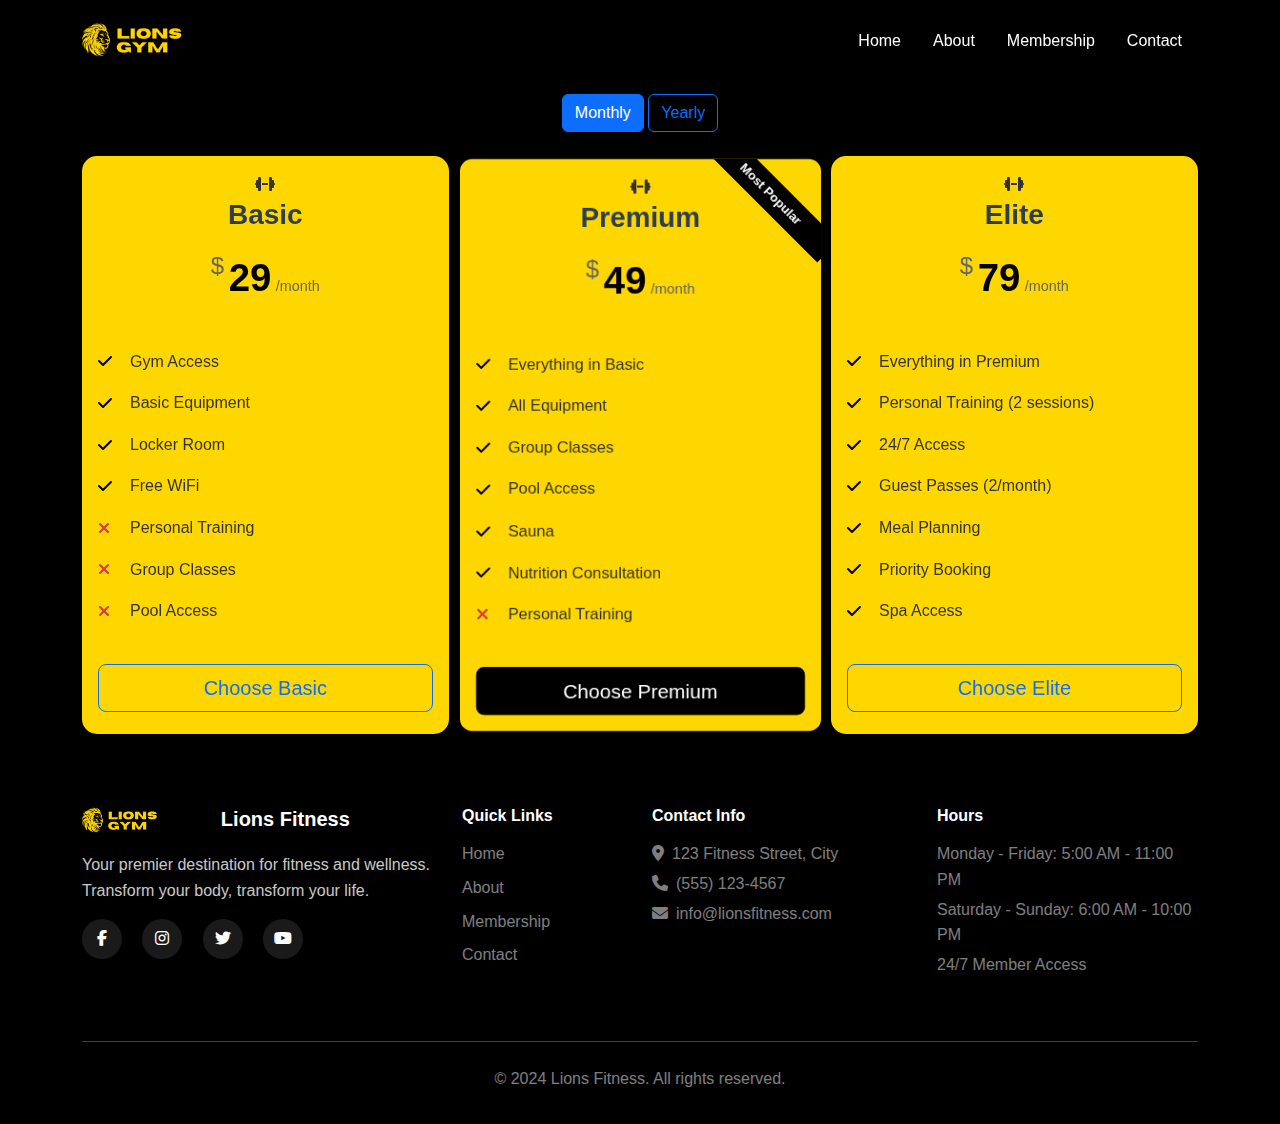
<file: membership.html>
<!DOCTYPE html>
<html lang="en">
<head>
    <meta charset="UTF-8">
    <meta name="viewport" content="width=device-width, initial-scale=1.0">
    <title>Membership Plans - Lions Fitness</title>
    
    <!-- Bootstrap CSS -->
    <link href="https://cdn.jsdelivr.net/npm/bootstrap@5.3.0/dist/css/bootstrap.min.css" rel="stylesheet">
    <!-- Font Awesome -->
    <link rel="stylesheet" href="https://cdnjs.cloudflare.com/ajax/libs/font-awesome/6.4.0/css/all.min.css">
    <!-- Custom CSS -->
    <link rel="stylesheet" href="css/style.css">
</head>
<body>
    <!-- Navigation -->
    <nav class="navbar navbar-expand-lg navbar-dark bg-dark fixed-top">
        <div class="container">
            <a class="navbar-brand" href="index.html">
                <img src="media/images/logo.png" alt="Lions Fitness" height="40">
            </a>
            <button class="navbar-toggler" type="button" data-bs-toggle="collapse" data-bs-target="#navbarNav">
                <span class="navbar-toggler-icon"></span>
            </button>
            <div class="collapse navbar-collapse" id="navbarNav">
                <ul class="navbar-nav ms-auto">
                    <li class="nav-item">
                        <a class="nav-link" href="index.html">Home</a>
                    </li>
                    <li class="nav-item">
                        <a class="nav-link" href="about.html">About</a>
                    </li>
                    <li class="nav-item">
                        <a class="nav-link active" href="membership.html">Membership</a>
                    </li>
                    <li class="nav-item">
                        <a class="nav-link" href="index.html#contact">Contact</a>
                    </li>
                </ul>
            </div>
        </div>
    </nav>

    <!-- Pricing Plans Section -->
    <section class="pricing-section py-4">
        <div class="container">
            <div class="row text-center mb-4">
                <div class="col-12">
                    <h1 class="page-title">Membership Plans</h1>
                </div>
            </div>
            
            <!-- Pricing Toggle -->
            <div class="row justify-content-center mb-4">
                <div class="col-auto">
                    <div class="pricing-toggle">
                        <button class="btn btn-outline-primary active" data-plan="monthly">Monthly</button>
                        <button class="btn btn-outline-primary" data-plan="yearly">Yearly</button>
                    </div>
                </div>
            </div>

            <div class="row g-2">
                <!-- Basic Plan -->
                <div class="col-lg-4 col-md-6 mb-3">
                    <div class="pricing-card">
                        <div class="pricing-header">
                            <div class="plan-icon"><i class="fas fa-dumbbell"></i></div>
                            <div class="icon-divider"></div>
                            <h3>Basic</h3>
                            <div class="price">
                                <span class="currency">$</span>
                                <span class="amount monthly-price">29</span>
                                <span class="amount yearly-price" style="display: none;">25</span>
                                <span class="period">/month</span>
                            </div>
                            <p class="yearly-savings" style="display: none;">Save $48/year</p>
                        </div>
                        <div class="pricing-features">
                            <ul>
                                <li><i class="fas fa-check"></i> Gym Access</li>
                                <li><i class="fas fa-check"></i> Basic Equipment</li>
                                <li><i class="fas fa-check"></i> Locker Room</li>
                                <li><i class="fas fa-check"></i> Free WiFi</li>
                                <li><i class="fas fa-times"></i> Personal Training</li>
                                <li><i class="fas fa-times"></i> Group Classes</li>
                                <li><i class="fas fa-times"></i> Pool Access</li>
                            </ul>
                        </div>
                        <div class="pricing-footer">
                            <button class="btn btn-outline-primary btn-lg w-100" data-bs-toggle="modal" data-bs-target="#signupModal" data-plan="basic">Choose Basic</button>
                        </div>
                    </div>
                </div>

                <!-- Premium Plan -->
                <div class="col-lg-4 col-md-6 mb-3">
                    <div class="pricing-card featured">
                        <div class="popular-badge">Most Popular</div>
                        <div class="pricing-header">
                            <div class="plan-icon"><i class="fas fa-dumbbell"></i></div>
                            <div class="icon-divider"></div>
                            <h3>Premium</h3>
                            <div class="price">
                                <span class="currency">$</span>
                                <span class="amount monthly-price">49</span>
                                <span class="amount yearly-price" style="display: none;">42</span>
                                <span class="period">/month</span>
                            </div>
                            <p class="yearly-savings" style="display: none;">Save $84/year</p>
                        </div>
                        <div class="pricing-features">
                            <ul>
                                <li><i class="fas fa-check"></i> Everything in Basic</li>
                                <li><i class="fas fa-check"></i> All Equipment</li>
                                <li><i class="fas fa-check"></i> Group Classes</li>
                                <li><i class="fas fa-check"></i> Pool Access</li>
                                <li><i class="fas fa-check"></i> Sauna</li>
                                <li><i class="fas fa-check"></i> Nutrition Consultation</li>
                                <li><i class="fas fa-times"></i> Personal Training</li>
                            </ul>
                        </div>
                        <div class="pricing-footer">
                            <button class="btn btn-primary btn-lg w-100" data-bs-toggle="modal" data-bs-target="#signupModal" data-plan="premium">Choose Premium</button>
                        </div>
                    </div>
                </div>

                <!-- Elite Plan -->
                <div class="col-lg-4 col-md-6 mb-3">
                    <div class="pricing-card">
                        <div class="pricing-header">
                            <div class="plan-icon"><i class="fas fa-dumbbell"></i></div>
                            <div class="icon-divider"></div>
                            <h3>Elite</h3>
                            <div class="price">
                                <span class="currency">$</span>
                                <span class="amount monthly-price">79</span>
                                <span class="amount yearly-price" style="display: none;">69</span>
                                <span class="period">/month</span>
                            </div>
                            <p class="yearly-savings" style="display: none;">Save $120/year</p>
                        </div>
                        <div class="pricing-features">
                            <ul>
                                <li><i class="fas fa-check"></i> Everything in Premium</li>
                                <li><i class="fas fa-check"></i> Personal Training (2 sessions)</li>
                                <li><i class="fas fa-check"></i> 24/7 Access</li>
                                <li><i class="fas fa-check"></i> Guest Passes (2/month)</li>
                                <li><i class="fas fa-check"></i> Meal Planning</li>
                                <li><i class="fas fa-check"></i> Priority Booking</li>
                                <li><i class="fas fa-check"></i> Spa Access</li>
                            </ul>
                        </div>
                        <div class="pricing-footer">
                            <button class="btn btn-outline-primary btn-lg w-100" data-bs-toggle="modal" data-bs-target="#signupModal" data-plan="elite">Choose Elite</button>
                        </div>
                    </div>
                </div>
            </div>
        </div>
    </section>
    

    <!-- Sign Up Modal -->
    <div class="modal fade" id="signupModal" tabindex="-1">
        <div class="modal-dialog modal-xl">
            <div class="modal-content">
                <div class="modal-header border-0">
                    <div class="d-flex align-items-center w-100">
                        <div class="me-3 d-flex align-items-center">
                            <img src="media/images/logo.png" alt="Lions Gym" height="32" class="me-2">
                            <strong>LIONS GYM</strong>
                        </div>
                        <h5 class="modal-title ms-auto fw-bold">YOUR <span style="color:#FFD700">INFORMATION</span></h5>
                    </div>
                    <button type="button" class="btn-close" data-bs-dismiss="modal" aria-label="Close"></button>
                </div>
                <div class="modal-body pt-0">
                    <form id="signupForm">
                        <div class="row">
                            <div class="col-md-6 mb-3">
                                <label for="firstName" class="form-label">First Name</label>
                                <input type="text" class="form-control" id="firstName" required>
                            </div>
                            <div class="col-md-6 mb-3">
                                <label for="lastName" class="form-label">Last Name</label>
                                <input type="text" class="form-control" id="lastName" required>
                            </div>

                            <div class="col-md-6 mb-3">
                                <label for="gender" class="form-label">Gender</label>
                                <input type="text" class="form-control" id="gender" placeholder="Male / Female / Other">
                            </div>
                            <div class="col-md-6 mb-3">
                                <label for="dob" class="form-label">Date Of Birth</label>
                                <input type="date" class="form-control" id="dob">
                            </div>

                            <div class="col-md-6 mb-3">
                                <label for="contactNumber" class="form-label">Contact Number</label>
                                <input type="tel" class="form-control" id="contactNumber" required>
                            </div>
                            <div class="col-md-6 mb-3">
                                <label for="email" class="form-label">Email ID</label>
                                <input type="email" class="form-control" id="email" required>
                            </div>

                            <div class="col-md-6 mb-3">
                                <label for="address" class="form-label">Address</label>
                                <input type="text" class="form-control" id="address">
                            </div>
                            <div class="col-md-6 mb-3">
                                <label for="suburb" class="form-label">Suburb</label>
                                <input type="text" class="form-control" id="suburb">
                            </div>

                            <div class="col-md-6 mb-3">
                                <label for="city" class="form-label">City</label>
                                <input type="text" class="form-control" id="city">
                            </div>
                            <div class="col-md-6 mb-3">
                                <label for="pincode" class="form-label">Pincode</label>
                                <input type="text" class="form-control" id="pincode" inputmode="numeric" pattern="\\d*">
                            </div>

                            <div class="col-md-6 mb-3">
                                <label for="plan" class="form-label">Select Your Plan</label>
                                <select class="form-select" id="plan" required>
                                    <option value="" selected disabled>Select a plan</option>
                                    <option value="basic">Basic</option>
                                    <option value="premium">Premium</option>
                                    <option value="elite">Elite</option>
                                </select>
                            </div>
                            <div class="col-md-6"></div>

                            <div class="col-md-6 mb-3">
                                <label for="startDate" class="form-label">Start Date</label>
                                <input type="date" class="form-control" id="startDate">
                            </div>
                            <div class="col-md-6 mb-4">
                                <label for="firstPaymentDate" class="form-label">First Payment Date</label>
                                <input type="date" class="form-control" id="firstPaymentDate">
                            </div>
                        </div>

                        <div class="d-flex justify-content-center">
                            <button type="submit" class="btn btn-warning px-5 fw-bold">PAY NOW</button>
                        </div>
                    </form>
                </div>
            </div>
        </div>
    </div>

    <!-- Footer -->
    <footer class="footer bg-dark text-white py-5">
        <div class="container">
            <div class="row">
                <div class="col-lg-4 mb-4">
                    <h5><img src="media/images/logo.png" alt="Lions Fitness" height="30" class="me-2">Lions Fitness</h5>
                    <p>Your premier destination for fitness and wellness. Transform your body, transform your life.</p>
                    <div class="social-links">
                        <a href="#" class="text-white me-3"><i class="fab fa-facebook-f"></i></a>
                        <a href="#" class="text-white me-3"><i class="fab fa-instagram"></i></a>
                        <a href="#" class="text-white me-3"><i class="fab fa-twitter"></i></a>
                        <a href="#" class="text-white"><i class="fab fa-youtube"></i></a>
                    </div>
                </div>
                <div class="col-lg-2 col-md-6 mb-4">
                    <h6>Quick Links</h6>
                    <ul class="list-unstyled">
                        <li><a href="index.html" class="text-white-50">Home</a></li>
                        <li><a href="about.html" class="text-white-50">About</a></li>
                        <li><a href="membership.html" class="text-white-50">Membership</a></li>
                        <li><a href="index.html#contact" class="text-white-50">Contact</a></li>
                    </ul>
                </div>
                <div class="col-lg-3 col-md-6 mb-4">
                    <h6>Contact Info</h6>
                    <p class="text-white-50 mb-1"><i class="fas fa-map-marker-alt me-2"></i>123 Fitness Street, City</p>
                    <p class="text-white-50 mb-1"><i class="fas fa-phone me-2"></i>(555) 123-4567</p>
                    <p class="text-white-50"><i class="fas fa-envelope me-2"></i>info@lionsfitness.com</p>
                </div>
                <div class="col-lg-3 mb-4">
                    <h6>Hours</h6>
                    <p class="text-white-50 mb-1">Monday - Friday: 5:00 AM - 11:00 PM</p>
                    <p class="text-white-50 mb-1">Saturday - Sunday: 6:00 AM - 10:00 PM</p>
                    <p class="text-white-50">24/7 Member Access</p>
                </div>
            </div>
            <hr class="my-4">
            <div class="row">
                <div class="col-12 text-center">
                    <p class="text-white-50 mb-0">&copy; 2024 Lions Fitness. All rights reserved.</p>
                </div>
            </div>
        </div>
    </footer>

    <!-- Bootstrap JS -->
    <script src="https://cdn.jsdelivr.net/npm/bootstrap@5.3.0/dist/js/bootstrap.bundle.min.js"></script>
    <!-- Custom JS -->
    <script src="js/script.js"></script>
    <script>
      // Prefill plan selection based on the button clicked
      const signupModal = document.getElementById('signupModal');
      if (signupModal) {
        signupModal.addEventListener('show.bs.modal', function (event) {
          const button = event.relatedTarget;
          if (!button) return;
          const plan = (button.getAttribute('data-plan') || '').toLowerCase();
          const planSelect = document.getElementById('plan');
          if (planSelect && ['basic','premium','elite'].includes(plan)) {
            planSelect.value = plan;
          }
        });

        // Simple submit handler placeholder
        const form = document.getElementById('signupForm');
        if (form) {
          form.addEventListener('submit', function(e) {
            e.preventDefault();
            // Placeholder: integrate payment/submit later
            const modal = bootstrap.Modal.getInstance(signupModal) || new bootstrap.Modal(signupModal);
            modal.hide();
            alert('Thank you! We\'ve recorded your details. Payment integration coming soon.');
          });
        }
      }
    </script>
</body>
</html>
</file>
<file: css/style.css>
/* Lions Fitness - Custom Styles */

/* Root Variables */
:root {
    --primary-color: #000000;
    --secondary-color: #2c3e50;
    --accent-color: #333333;
    --dark-color: #1a1a1a;
    --light-color: #f8f9fa;
    --text-dark: #333;
    --text-light: #666;
    --border-color: #e9ecef;
    --shadow: 0 4px 6px rgba(0, 0, 0, 0.1);
    --shadow-lg: 0 10px 25px rgba(0, 0, 0, 0.15);
    --transition: all 0.3s ease;
}

/* Global Styles */
* {
    margin: 0;
    padding: 0;
    box-sizing: border-box;
}

body {
    font-family: 'Segoe UI', Tahoma, Geneva, Verdana, sans-serif;
    line-height: 1.6;
    color: var(--text-dark);
    overflow-x: hidden;
    scroll-behavior: smooth;
    background: #000000;
}

/* Improve scrolling performance */
html {
    scroll-behavior: smooth;
    -webkit-overflow-scrolling: touch;
    background: #000000;
}

/* Optimize animations for better performance */
* {
    will-change: auto;
}

.hero-section,
.feature-card,
.testimonial-card,
.value-card,
.team-card,
.pricing-card {
    will-change: transform, opacity;
}

/* Smooth Scrolling - Already defined above */

/* Typography */
h1, h2, h3, h4, h5, h6 {
    font-weight: 700;
    margin-bottom: 1rem;
}

.section-title {
    font-size: 2.5rem;
    color: var(--secondary-color);
    margin-bottom: 1rem;
    position: relative;
}

.section-title::after {
    content: none;
}

.section-subtitle {
    font-size: 1.1rem;
    color: var(--text-light);
    margin-bottom: 2rem;
}

/* Navigation */
.navbar {
    padding: 1rem 0;
    transition: var(--transition);
    box-shadow: var(--shadow);
    background: #000000 !important;
}

.navbar-brand {
    font-size: 1.5rem;
    font-weight: 700;
    color: white !important;
    display: flex;
    align-items: center;
}

.navbar-brand img {
    transition: var(--transition);
}

.navbar-brand:hover img {
    transform: scale(1.05);
}

.navbar-nav .nav-link {
    font-weight: 500;
    margin: 0 0.5rem;
    transition: var(--transition);
    position: relative;
    color: white !important;
}

.navbar-nav .nav-link:hover {
    color: #cccccc !important;
    opacity: 1;
}

.navbar-nav .nav-link.active {
    color: white !important;
    opacity: 1;
}

.navbar-nav .nav-link::after {
    content: '';
    position: absolute;
    bottom: -5px;
    left: 50%;
    transform: translateX(-50%);
    width: 0;
    height: 2px;
    background: var(--primary-color);
    transition: var(--transition);
}

.navbar-nav .nav-link:hover::after,
.navbar-nav .nav-link.active::after {
    width: 100%;
}

/* Navbar scrolled state */
.navbar.scrolled {
    background: rgba(0, 0, 0, 0.95) !important;
    backdrop-filter: blur(10px);
    transition: all 0.3s ease;
}

/* Hero Section */
.hero-section {
    position: relative;
    height: 100vh;
    overflow: hidden;
    background: linear-gradient(rgba(0, 0, 0, 0.8), rgba(0, 0, 0, 0.6)), url('../media/images/background.png');
    background-size: cover;
    background-position: center;
    background-attachment: fixed;
}

.hero-overlay {
    position: absolute;
    top: 0;
    left: 0;
    width: 100%;
    height: 100%;
    z-index: 1;
}

.hero-title {
    font-size: 4rem;
    font-weight: 800;
    color: white;
    margin-bottom: 0.5rem;
    text-shadow: 2px 2px 4px rgba(0, 0, 0, 0.5);
}

.hero-subtitle {
    font-size: 2.5rem;
    font-weight: 600;
    color: var(--primary-color);
    margin-bottom: 1.5rem;
    text-shadow: 2px 2px 4px rgba(0, 0, 0, 0.5);
}

.hero-description {
    font-size: 1.2rem;
    color: #ffffff;
    margin-top: 3rem;
    margin-bottom: 2rem;
    text-shadow: 1px 1px 2px rgba(0, 0, 0, 0.5);
    font-weight: bold;
}

.hero-buttons .btn {
    margin: 0.5rem;
    padding: 0.75rem 2rem;
    font-weight: 600;
    border-radius: 50px;
    transition: var(--transition);
    background: #FFD700 !important;
    border-color: #FFD700 !important;
    color: #000000 !important;
}

.hero-buttons .btn:hover {
    background: #FFA500 !important;
    border-color: #FFA500 !important;
    color: #000000 !important;
    transform: translateY(-2px);
    box-shadow: var(--shadow-lg);
}

.btn-primary {
    background: var(--primary-color);
    border-color: var(--primary-color);
}

.btn-primary:hover {
    background: #333333;
    border-color: #333333;
    transform: translateY(-2px);
    box-shadow: var(--shadow-lg);
}

.btn-outline-light:hover {
    background: white;
    color: var(--primary-color);
    transform: translateY(-2px);
    box-shadow: var(--shadow-lg);
}

/* Page Header */
.page-header {
    background: linear-gradient(rgba(0, 0, 0, 0.8), rgba(0, 0, 0, 0.6)), url('../media/images/background.png');
    background-size: cover;
    background-position: center;
    background-attachment: fixed;
    padding: 120px 0 80px;
    text-align: center;
    color: white;
    min-height: 100vh;
    display: flex;
    align-items: center;
}

.page-title {
    font-size: 3rem;
    font-weight: 700;
    margin-bottom: 1rem;
}

.page-subtitle {
    font-size: 1.2rem;
    opacity: 0.9;
}

/* Animations */
@keyframes fadeIn {
    from {
        opacity: 0;
        transform: translateY(30px);
    }
    to {
        opacity: 1;
        transform: translateY(0);
    }
}

@keyframes slideUp {
    from {
        opacity: 0;
        transform: translateY(50px);
    }
    to {
        opacity: 1;
        transform: translateY(0);
    }
}

@keyframes slideInLeft {
    from {
        opacity: 0;
        transform: translateX(-50px);
    }
    to {
        opacity: 1;
        transform: translateX(0);
    }
}

@keyframes slideInRight {
    from {
        opacity: 0;
        transform: translateX(50px);
    }
    to {
        opacity: 1;
        transform: translateX(0);
    }
}

@keyframes pulse {
    0% {
        transform: scale(1);
    }
    50% {
        transform: scale(1.05);
    }
    100% {
        transform: scale(1);
    }
}

@keyframes bounce {
    0%, 20%, 50%, 80%, 100% {
        transform: translateY(0);
    }
    40% {
        transform: translateY(-10px);
    }
    60% {
        transform: translateY(-5px);
    }
}

.animate-fade-in {
    animation: fadeIn 1s ease-out;
}

.animate-slide-up {
    animation: slideUp 1s ease-out 0.3s both;
}

.animate-fade-in-delay {
    animation: fadeIn 1s ease-out 0.6s both;
}

.animate-slide-up-delay {
    animation: slideUp 1s ease-out 0.9s both;
}

/* Features Section */
.features-section {
    background: #000000 !important;
    color: white;
}

/* Ensure seamless transition from hero to features */
.hero-section + .features-section {
    margin-top: 0;
    padding-top: 0;
}

.features-section .section-title {
    color: white !important;
}

.features-section .section-title::after {
    content: none;
}

.features-section .section-subtitle {
    color: rgba(255, 255, 255, 0.8) !important;
}

/* Feature Cards */
.feature-card {
    background: rgba(255, 255, 255, 0.1);
    padding: 2rem;
    border-radius: 15px;
    box-shadow: var(--shadow);
    transition: var(--transition);
    height: 100%;
    text-align: center;
    border: 1px solid rgba(255, 255, 255, 0.1);
}

.feature-card:hover {
    transform: translateY(-10px);
    box-shadow: var(--shadow-lg);
}

.feature-icon {
    width: 80px;
    height: 80px;
    background: linear-gradient(135deg, var(--primary-color), var(--accent-color));
    border-radius: 50%;
    display: flex;
    align-items: center;
    justify-content: center;
    margin: 0 auto 1.5rem;
    font-size: 2rem;
    color: white;
    transition: var(--transition);
}

.feature-card:hover .feature-icon {
    animation: pulse 1s ease-in-out;
}

.feature-card h4 {
    color: white;
    margin-bottom: 1rem;
}

.feature-card p {
    color: rgba(255, 255, 255, 0.8);
    line-height: 1.6;
}

/* Stats Section */
.stats-section {
    background: var(--dark-color);
}

.stat-item {
    text-align: center;
    padding: 2rem 1rem;
}

.stat-number {
    font-size: 3rem;
    font-weight: 800;
    color: var(--primary-color);
    margin-bottom: 0.5rem;
}

.stat-label {
    font-size: 1.1rem;
    color: white;
    text-transform: uppercase;
    letter-spacing: 1px;
}

/* Testimonial Cards */
.testimonial-card {
    background: white;
    padding: 2rem;
    border-radius: 15px;
    box-shadow: var(--shadow);
    transition: var(--transition);
    height: 100%;
    text-align: center;
}

.testimonial-card:hover {
    transform: translateY(-5px);
    box-shadow: var(--shadow-lg);
}

.testimonial-image {
    margin-bottom: 1.5rem;
}

.testimonial-image img {
    width: 100px;
    height: 100px;
    object-fit: cover;
    border: 4px solid var(--primary-color);
}

.testimonial-content p {
    font-style: italic;
    color: var(--text-light);
    margin-bottom: 1rem;
    line-height: 1.6;
}

.testimonial-content h5 {
    color: var(--secondary-color);
    margin-bottom: 0.5rem;
}

.testimonial-content span {
    color: var(--primary-color);
    font-weight: 500;
}

/* Value Cards */
.value-card {
    background: white;
    padding: 2rem;
    border-radius: 15px;
    box-shadow: var(--shadow);
    transition: var(--transition);
    height: 100%;
}

.value-card:hover {
    transform: translateY(-5px);
    box-shadow: var(--shadow-lg);
}

.value-icon {
    width: 70px;
    height: 70px;
    background: linear-gradient(135deg, var(--primary-color), var(--accent-color));
    border-radius: 50%;
    display: flex;
    align-items: center;
    justify-content: center;
    margin: 0 auto 1.5rem;
    font-size: 1.8rem;
    color: white;
}

.value-card h4 {
    color: var(--secondary-color);
    margin-bottom: 1rem;
}

.value-card p {
    color: var(--text-light);
    line-height: 1.6;
}

/* Team Cards */
.team-card {
    background: white;
    padding: 2rem;
    border-radius: 15px;
    box-shadow: var(--shadow);
    transition: var(--transition);
    height: 100%;
    text-align: center;
}

.team-card:hover {
    transform: translateY(-5px);
    box-shadow: var(--shadow-lg);
}

.team-image {
    margin-bottom: 1.5rem;
}

.team-image img {
    width: 150px;
    height: 150px;
    object-fit: cover;
    border: 4px solid var(--primary-color);
}

.team-info h4 {
    color: var(--secondary-color);
    margin-bottom: 0.5rem;
}

.team-role {
    color: var(--primary-color);
    font-weight: 600;
    margin-bottom: 1rem;
}

.team-bio {
    color: var(--text-light);
    margin-bottom: 1rem;
    line-height: 1.6;
}

.team-social a {
    margin: 0 0.5rem;
    font-size: 1.2rem;
    transition: var(--transition);
}

.team-social a:hover {
    transform: scale(1.2);
}

/* Facility Items */
.facility-item {
    text-align: center;
    padding: 2rem 1rem;
}

.facility-icon {
    width: 80px;
    height: 80px;
    background: linear-gradient(135deg, var(--primary-color), var(--accent-color));
    border-radius: 50%;
    display: flex;
    align-items: center;
    justify-content: center;
    margin: 0 auto 1.5rem;
    font-size: 2rem;
    color: white;
}

.facility-item h5 {
    color: white;
    margin-bottom: 1rem;
}

.facility-item p {
    color: rgba(255, 255, 255, 0.8);
}

/* Pricing Cards */
.pricing-card {
    background: #FFD700;
    border-radius: 15px;
    box-shadow: var(--shadow);
    transition: var(--transition);
    height: 100%;
    position: relative;
    overflow: hidden;
}

.pricing-card:hover {
    transform: translateY(-10px);
    box-shadow: var(--shadow-lg);
}

.pricing-card.featured {
    border: 3px solid var(--primary-color);
    transform: scale(1.05);
}

.pricing-card.featured:hover {
    transform: scale(1.05) translateY(-10px);
}

.popular-badge {
    position: absolute;
    top: 20px;
    right: -30px;
    background: var(--primary-color);
    color: white;
    padding: 5px 40px;
    font-size: 0.8rem;
    font-weight: 600;
    transform: rotate(45deg);
}

.pricing-header {
    padding: 2rem 2rem 1rem;
    text-align: center;
    background: transparent;
}

.pricing-header h3 {
    color: var(--secondary-color);
    margin-bottom: 1rem;
}

.price {
    margin-bottom: 1rem;
}

.currency {
    font-size: 1.5rem;
    color: var(--text-light);
    vertical-align: top;
}

.amount {
    font-size: 3rem;
    font-weight: 800;
    color: var(--primary-color);
}

.period {
    font-size: 1rem;
    color: var(--text-light);
}

.pricing-features {
    padding: 1rem 2rem;
}

.pricing-features ul {
    list-style: none;
    padding: 0;
}

.pricing-features li {
    padding: 0.5rem 0;
    display: flex;
    align-items: center;
}

.pricing-features i {
    margin-right: 0.75rem;
    width: 20px;
}

.pricing-features .fa-check {
    color: var(--primary-color);
}

.pricing-features .fa-times {
    color: #dc3545;
}

.pricing-footer {
    padding: 1rem 2rem 2rem;
}

/* Contact Form */
.contact-form-container {
    background: white;
    padding: 2rem;
    border-radius: 15px;
    box-shadow: var(--shadow);
}

.contact-info {
    margin-top: 2rem;
}

.contact-item {
    display: flex;
    align-items: flex-start;
    margin-bottom: 2rem;
}

.contact-icon {
    width: 50px;
    height: 50px;
    background: linear-gradient(135deg, var(--primary-color), var(--accent-color));
    border-radius: 50%;
    display: flex;
    align-items: center;
    justify-content: center;
    margin-right: 1rem;
    color: white;
    font-size: 1.2rem;
}

.contact-details h5 {
    color: var(--secondary-color);
    margin-bottom: 0.5rem;
}

.contact-details p {
    color: var(--text-light);
    margin: 0;
}

/* Form Styles */
.form-control, .form-select {
    border: 2px solid var(--border-color);
    border-radius: 10px;
    padding: 0.75rem 1rem;
    transition: var(--transition);
}

.form-control:focus, .form-select:focus {
    border-color: var(--primary-color);
    box-shadow: 0 0 0 0.2rem rgba(255, 107, 53, 0.25);
}

.form-label {
    font-weight: 600;
    color: var(--secondary-color);
    margin-bottom: 0.5rem;
}

/* Map */
.map-container {
    height: 400px;
    border-radius: 15px;
    overflow: hidden;
    box-shadow: var(--shadow);
}

.map-container iframe {
    width: 100%;
    height: 100%;
}

/* Social Links */
.social-links-large {
    display: flex;
    justify-content: center;
    gap: 2rem;
    margin-top: 2rem;
}

.social-link {
    display: flex;
    flex-direction: column;
    align-items: center;
    text-decoration: none;
    color: var(--text-dark);
    transition: var(--transition);
    padding: 1rem;
    border-radius: 15px;
    background: white;
    box-shadow: var(--shadow);
    width: 120px;
}

.social-link:hover {
    transform: translateY(-5px);
    box-shadow: var(--shadow-lg);
    color: var(--text-dark);
}

.social-link i {
    font-size: 2rem;
    margin-bottom: 0.5rem;
}

.social-link.facebook:hover {
    color: #1877f2;
}

.social-link.instagram:hover {
    color: #e4405f;
}

.social-link.twitter:hover {
    color: #1da1f2;
}

.social-link.youtube:hover {
    color: #ff0000;
}

/* Footer */
.footer {
    background: #000000 !important;
    padding: 2rem 0 !important;
}

.footer h5, .footer h6 {
    color: white;
    margin-bottom: 1rem;
}

.footer p {
    color: rgba(255, 255, 255, 0.8);
    line-height: 1.6;
}

.footer ul {
    list-style: none;
    padding: 0;
}

.footer ul li {
    margin-bottom: 0.5rem;
}

.footer ul li a {
    color: rgba(255, 255, 255, 0.6);
    text-decoration: none;
    transition: var(--transition);
}

.footer ul li a:hover {
    color: var(--primary-color);
}

.social-links a {
    display: inline-block;
    width: 40px;
    height: 40px;
    background: rgba(255, 255, 255, 0.1);
    border-radius: 50%;
    text-align: center;
    line-height: 40px;
    margin-right: 0.5rem;
    transition: var(--transition);
}

.social-links a:hover {
    background: var(--primary-color);
    transform: translateY(-2px);
}

/* CTA Section */
.cta-section {
    background: linear-gradient(135deg, var(--secondary-color), var(--primary-color));
    color: white;
}

.cta-section .section-title {
    color: white;
}

.cta-section .section-title::after {
    content: none;
}

.cta-section .section-subtitle {
    color: rgba(255, 255, 255, 0.9);
}

/* Responsive Design */
@media (max-width: 768px) {
    .hero-title {
        font-size: 2.5rem;
    }
    
    .hero-subtitle {
        font-size: 1.8rem;
    }
    
    .section-title {
        font-size: 2rem;
    }
    
    .page-title {
        font-size: 2rem;
    }
    
    .hero-buttons .btn {
        display: block;
        width: 100%;
        margin: 0.5rem 0;
    }
    
    .pricing-card.featured {
        transform: none;
    }
    
    .pricing-card.featured:hover {
        transform: translateY(-10px);
    }
    
    .social-links-large {
        flex-direction: column;
        align-items: center;
    }
    
    .contact-item {
        flex-direction: column;
        text-align: center;
    }
    
    .contact-icon {
        margin: 0 auto 1rem;
    }
}

@media (max-width: 576px) {
    .hero-title {
        font-size: 2rem;
    }
    
    .hero-subtitle {
        font-size: 1.5rem;
    }
    
    .section-title {
        font-size: 1.8rem;
    }
    
    .page-title {
        font-size: 1.8rem;
    }
    
    .feature-card,
    .testimonial-card,
    .value-card,
    .team-card {
        padding: 1.5rem;
    }
    
    .contact-form-container {
        padding: 1.5rem;
    }
}

/* Loading Animation */
.loading {
    display: inline-block;
    width: 20px;
    height: 20px;
    border: 3px solid rgba(255, 255, 255, 0.3);
    border-radius: 50%;
    border-top-color: white;
    animation: spin 1s ease-in-out infinite;
}

@keyframes spin {
    to {
        transform: rotate(360deg);
    }
}

/* Utility Classes */
.text-primary {
    color: var(--primary-color) !important;
}

.bg-primary {
    background-color: var(--primary-color) !important;
}

.border-primary {
    border-color: var(--primary-color) !important;
}

.shadow-custom {
    box-shadow: var(--shadow) !important;
}

.shadow-lg-custom {
    box-shadow: var(--shadow-lg) !important;
}

/* Scroll to Top Button */
.scroll-to-top {
    position: fixed;
    bottom: 20px;
    right: 20px;
    width: 50px;
    height: 50px;
    background: var(--primary-color);
    color: white;
    border: none;
    border-radius: 50%;
    font-size: 1.2rem;
    cursor: pointer;
    opacity: 0;
    visibility: hidden;
    transition: var(--transition);
    z-index: 1000;
}

.scroll-to-top.show {
    opacity: 1;
    visibility: visible;
}

.scroll-to-top:hover {
    background: #333333;
    transform: translateY(-2px);
}

/* Mission & Values Section */
.mission-values {
    background: #000000 !important;
    color: white;
}

.mission-values .section-title {
    color: white !important;
}

.mission-values .section-title::after {
    content: none;
}

.mission-values .section-subtitle {
    color: rgba(255, 255, 255, 0.8) !important;
}

.mission-values .value-card {
    background: rgba(255, 255, 255, 0.1);
    border: 1px solid rgba(255, 255, 255, 0.1);
}

.mission-values .value-card h4 {
    color: white;
}

.mission-values .value-card p {
    color: rgba(255, 255, 255, 0.8);
}

/* About Us Title Styling */
.about-title {
    font-size: 2.5rem;
    font-weight: 700;
    margin-bottom: 1rem;
    position: relative;
}

.about-title::after {
    content: none;
}

.about-title .about-text {
    color: #FFD700; /* Yellow */
}

.about-title .us-text {
    color: #ffffff; /* White */
}

/* Compact styling for Membership Pricing Section */
.pricing-section .page-title {
    font-size: 2rem;
    margin-bottom: 0.5rem;
}

.pricing-section .pricing-header {
    padding: 1rem 1rem 0.5rem;
}

.pricing-section .pricing-features {
    padding: 0.5rem 1rem;
}

.pricing-section .pricing-footer {
    padding: 0.5rem 1rem 1rem;
}

.pricing-section .amount {
    font-size: 2.4rem;
}

.pricing-section .period {
    font-size: 0.9rem;
}

/* ===== Contact Page (dark) ===== */
.contact-dark {
    background: #000000;
    color: #ffffff;
}

.contact-dark .accent-yellow {
    color: #FFD700;
}

.contact-dark .contact-heading {
    font-weight: 800;
    letter-spacing: 1px;
}

.contact-dark .contact-bullet {
    width: 34px;
    height: 34px;
    border-radius: 6px;
    background: #FFD700;
    color: #000000;
    display: inline-flex;
    align-items: center;
    justify-content: center;
    font-size: 1rem;
}

.contact-dark .contact-list .text-white-50 {
    color: rgba(255, 255, 255, 0.85) !important;
    font-weight: 500;
}

/* Minimal dark form */
.contact-dark .form-control-dark,
.contact-dark .form-control-dark:focus,
.contact-dark .form-control-dark:active {
    background: transparent;
    border: 3px solid #FFD700;
    border-radius: 8px;
    color: #ffffff;
    box-shadow: none;
}

.contact-dark .form-control-dark::placeholder {
    color: rgba(255, 255, 255, 0.6);
}

.contact-dark .btn-warning {
    background: #FFD700 !important;
    border-color: #FFD700 !important;
    color: #000000 !important;
    font-weight: 800;
}

.contact-dark .btn-warning:hover {
    background: #e6c200 !important;
    border-color: #e6c200 !important;
}

/* Custom spacing utility for larger top margin used on the contact page */
.mt-lg {
    margin-top: 4rem !important;
}

/* Contact page form centering on desktop */
@media (min-width: 992px) {
    .contact-dark .form-col {
      display: flex;
      flex-direction: column;
      align-items: center; /* center contents horizontally */
    }

    .contact-dark .contact-form-minimal {
      width: 100%;
      max-width: 460px; /* constrain form width */
    }

    /* Keep heading visually aligned while form is centered */
    .contact-dark .form-col .contact-heading {
      align-self: center; /* center heading above form */
      text-align: center;
      width: 100%;
    }
  }
</file>
